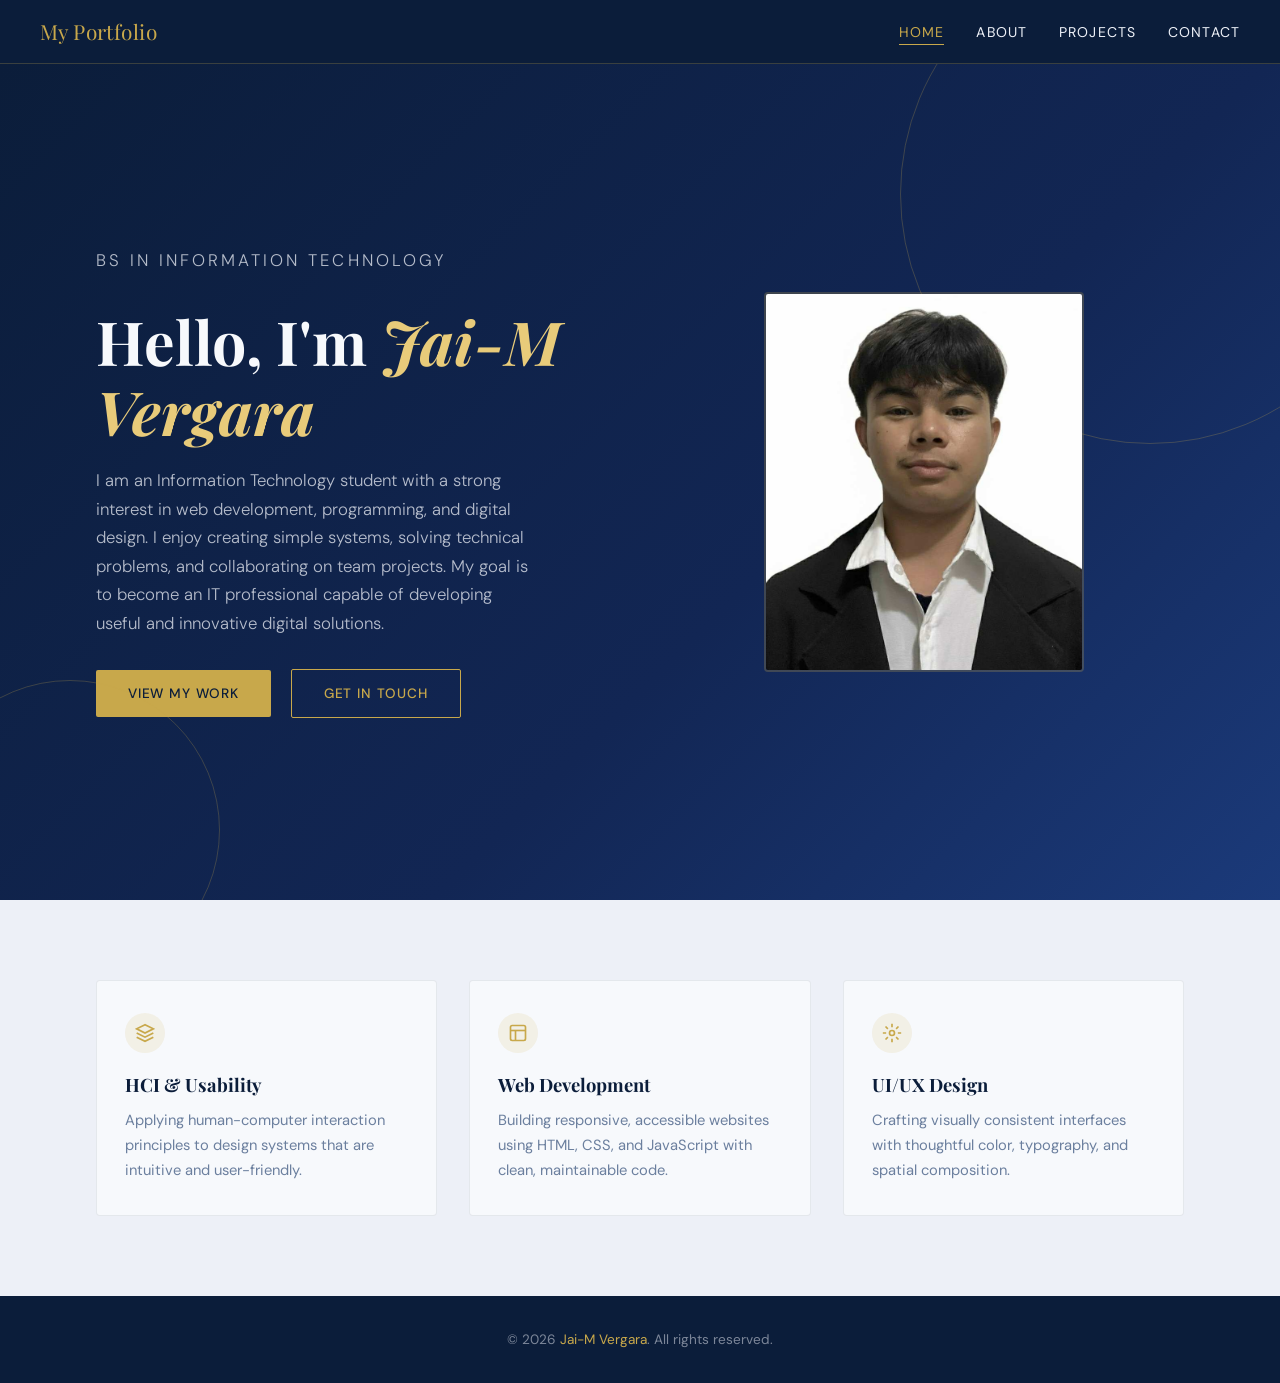
<file: index.html>
<!DOCTYPE html>
<html lang="en">
<head>
  <meta charset="UTF-8" />
  <meta name="viewport" content="width=device-width, initial-scale=1.0" />
  <title>Jai-M Vergara — Portfolio</title>
  <link rel="stylesheet" href="css/style.css">
</head>
<body>

  <nav>
    <a class="nav-logo" href="index.html">My Portfolio</a>
    <button class="hamburger" id="hamburger" aria-label="Toggle menu">
      <span></span><span></span><span></span>
    </button>
    <ul class="nav-links" id="nav-links">
      <li><a href="index.html" class="active">Home</a></li>
      <li><a href="about.html">About</a></li>
      <li><a href="projects.html">Projects</a></li>
      <li><a href="contact.html">Contact</a></li>
    </ul>
  </nav>

  <main>

    <section class="hero">
      <div class="hero-text">
        <p class="hero-eyebrow">BS in INFORMATION TECHNOLOGY </p>
        <h1>Hello, I'm <em>Jai-M Vergara</em></h1>
        <p>
          I am an Information Technology student with a strong interest in web development, programming, and digital design. 
          I enjoy creating simple systems, solving technical problems, and collaborating on team projects. 
          My goal is to become an IT professional capable of developing useful and innovative digital solutions.
        </p>
        <a href="projects.html" class="btn">View My Work</a>
        <a href="contact.html" class="btn btn-outline">Get in Touch</a>
      </div>
      <div class="hero-photo">
        <div class="photo-frame">
          <img src="image/profile.jpg" alt="Jai-M Vergara"> 
            <svg viewBox="0 0 24 24" fill="none" stroke="currentColor" stroke-width="1.5">
              <circle cx="12" cy="8" r="4"/>
              <path d="M4 20c0-4 3.6-7 8-7s8 3 8 7"/>
            </svg>
            
          </div>
        </div>
      </div>
    </section>

    <section class="highlights">
      <div class="highlight-card fade-up">
        <div class="highlight-icon">
          <svg viewBox="0 0 24 24"><path d="M12 2L2 7l10 5 10-5-10-5z"/><path d="M2 17l10 5 10-5"/><path d="M2 12l10 5 10-5"/></svg>
        </div>
        <h3>HCI & Usability</h3>
        <p>Applying human-computer interaction principles to design systems that are intuitive and user-friendly.</p>
      </div>
      <div class="highlight-card fade-up" style="transition-delay:0.1s">
        <div class="highlight-icon">
          <svg viewBox="0 0 24 24"><rect x="3" y="3" width="18" height="18" rx="2"/><path d="M3 9h18"/><path d="M9 21V9"/></svg>
        </div>
        <h3>Web Development</h3>
        <p>Building responsive, accessible websites using HTML, CSS, and JavaScript with clean, maintainable code.</p>
      </div>
      <div class="highlight-card fade-up" style="transition-delay:0.2s">
        <div class="highlight-icon">
          <svg viewBox="0 0 24 24"><circle cx="12" cy="12" r="3"/><path d="M12 1v4M12 19v4M4.22 4.22l2.83 2.83M16.95 16.95l2.83 2.83M1 12h4M19 12h4M4.22 19.78l2.83-2.83M16.95 7.05l2.83-2.83"/></svg>
        </div>
        <h3>UI/UX Design</h3>
        <p>Crafting visually consistent interfaces with thoughtful color, typography, and spatial composition.</p>
      </div>
    </section>

  </main>

  <footer>
    <p>&copy; 2026 <span>Jai-M Vergara</span>. All rights reserved.</p>
  </footer>

  <script src="script.js"></script>
</body>
</html>
</file>
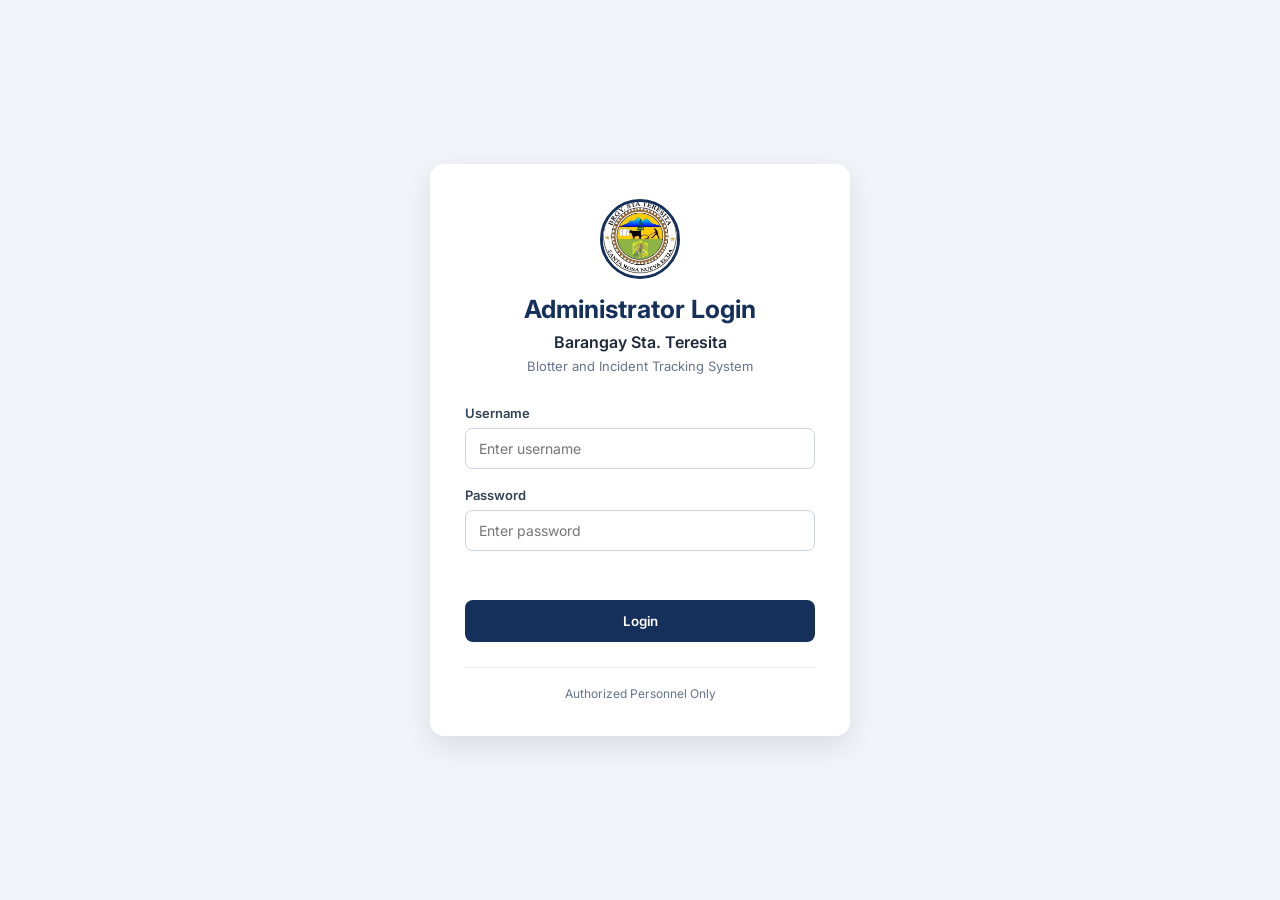
<file: BrgySystem/index.html>
<!DOCTYPE html>
<html lang="en">

<head>

    <meta charset="UTF-8">

    <meta
        name="viewport"
        content="width=device-width, initial-scale=1.0"
    >

    <title>
        Barangay Sta. Teresita - Blotter and Incident Tracking System
    </title>

    <link rel="stylesheet" href="style.css">

</head>


<body>


<!-- =========================
     TOPBAR
========================= -->

<header class="topbar">

    <div class="brand">

        <h1>
            Barangay Sta. Teresita
        </h1>

        <p>
            Blotter and Incident Tracking System
        </p>

    </div>


    <div class="admin-area">

        <div class="admin-info">

            <strong id="loggedUser">
                Administrator
            </strong>

            <span>
                Administrator
            </span>

        </div>


        <button
            id="logoutBtn"
            class="logout-btn"
        >
            Logout
        </button>

    </div>

</header>

<nav class="navbar">

    <button
        class="nav-btn active"
        data-page="dashboardPage"
    >
        Dashboard
    </button>

    <button
        class="nav-btn"
        data-page="addIncidentPage"
    >
        Add Incident
    </button>

    <button
        class="nav-btn"
        data-page="recordsPage"
    >
        Incident Records
    </button>

    <button
        class="nav-btn"
        data-page="searchPage"
    >
        Search Records
    </button>

    <button
        class="nav-btn"
        data-page="reportsPage"
    >
        Reports
    </button>

</nav>



<main class="main-content">


<!-- =========================
     DASHBOARD
========================= -->

<section
    id="dashboardPage"
    class="page active-page"
>

    <div class="page-header">

        <div>

            <h2>
                Dashboard
            </h2>

            <p>
                Overview of barangay blotter and incident records.
            </p>

        </div>

    </div>


    <div class="summary-grid">

        <div class="summary-card">

            <span>
                Total Incidents
            </span>

            <strong id="sumTotal">
                0
            </strong>

        </div>


        <div class="summary-card">

            <span>
                Pending
            </span>

            <strong id="sumPending">
                0
            </strong>

        </div>


        <div class="summary-card">

            <span>
                Resolved
            </span>

            <strong id="sumResolved">
                0
            </strong>

        </div>

    </div>


    <div class="card">

        <div class="card-header">

            <h3>
                Recently Added
            </h3>

        </div>


        <div class="table-container">

            <table>

                <thead>

                    <tr>

                        <th>
                            Incident ID
                        </th>

                        <th>
                            Date
                        </th>

                        <th>
                            Incident Type
                        </th>

                        <th>
                            Complainant
                        </th>

                        <th>
                            Status
                        </th>

                    </tr>

                </thead>


                <tbody id="recentBody">

                </tbody>

            </table>

        </div>

    </div>

</section>



<!-- =========================
     ADD INCIDENT
========================= -->

<section
    id="addIncidentPage"
    class="page"
>

    <div class="page-header">

        <div>

            <h2>
                Add Incident
            </h2>

            <p>
                Record a new barangay incident.
            </p>

        </div>

    </div>


    <div class="card">

        <form id="incidentForm">


            <div class="form-grid">


                <div class="form-group">
    <label>Date Reported</label>

    <div class="date-time-input">
        <button type="button" onclick="openDatePicker()" class="picker-btn">📅</button>
        <input type="text" id="f_date" placeholder="MM/DD/YYYY" required>
        <input type="date" id="hiddenDate" class="hidden-picker"
               onchange="setDate(this.value)">
    </div>
</div>

<div class="form-group">
    <label>Time Reported</label>

    <div class="date-time-input">
        <button type="button" onclick="openTimePicker()" class="picker-btn">🕐</button>
        <input type="text" id="f_time" placeholder="HH:MM AM/PM" required>
        <input type="time" id="hiddenTime" class="hidden-picker"
               onchange="setTime(this.value)">
    </div>
</div>


                <div class="form-group">

                    <label>
                        Incident Type
                    </label>

                    <input
                        type="text"
                        id="f_type"
                        list="incidentTypes"
                        placeholder="Select incident type"
                        required
                    >

                    <datalist id="incidentTypes">

                        <option value="Theft">
                        <option value="Physical Injury">
                        <option value="Dispute / Quarrel">
                        <option value="Noise Complaint">
                        <option value="Property Damage">
                        <option value="Trespassing">
                        <option value="Domestic Dispute">
                        <option value="Others">

                    </datalist>

                </div>


                <div class="form-group">

                    <label>
                        Location
                    </label>

                    <input
                        type="text"
                        id="f_location"
                        placeholder="Enter location"
                        required
                    >

                </div>


                <div class="form-group">

                    <label>
                        Complainant
                    </label>

                    <input
                        type="text"
                        id="f_complainant"
                        placeholder="Enter complainant name"
                        required
                    >

                </div>


                <div class="form-group">

                    <label>
                        Respondent
                    </label>

                    <input
                        type="text"
                        id="f_respondent"
                        placeholder="Enter respondent name"
                    >

                </div>


                <div class="form-group">

                    <label>
                        Status
                    </label>

                    <select id="f_status">

                        <option value="Pending">Pending</option>                                          
                        <option value="Ongoing">Ongoing</option>
                        <option value="Done">Done</option>

                    </select>

                </div>


                <div class="form-group">

                    <label>
                        Recorded By
                    </label>

                    <input
                        type="text"
                        id="f_recordedBy"
                        placeholder="Barangay personnel"
                        required
                    >

                </div>


            </div>


            <div class="form-group">

                <label>
                    Incident Description
                </label>

                <textarea
                    id="f_description"
                    rows="5"
                    placeholder="Enter incident description"
                    required
                ></textarea>

            </div>


            <div class="form-actions">

                <button
                    type="button"
                    id="cancelBtn"
                    class="btn secondary"
                >
                    Cancel
                </button>


                <button
                    type="submit"
                    id="submitBtn"
                    class="btn primary"
                >
                    Save Incident
                </button>

            </div>


        </form>

    </div>

</section>



<!-- =========================
     INCIDENT RECORDS
========================= -->

<section
    id="recordsPage"
    class="page"
>

    <div class="page-header">

        <div>

            <h2>
                Incident Records
            </h2>

            <p>
                View and manage recorded incidents.
            </p>

        </div>

    </div>


    <div class="card">


        <div class="filters">

            <input
                type="text"
                id="filterSearch"
                placeholder="Search records..."
            >


            <select id="filterStatus">

                <option value="All">
                    All Status
                </option>

                <option value="Pending">
                    Pending
                </option>

                <option value="Ongoing">
                    Ongoing
                </option>

                <option value="Resolved">
                    Resolved
                </option>

            </select>

        </div>


        <div class="table-container">

            <table>

                <thead>

                    <tr>

                        <th>
                            ID
                        </th>

                        <th>
                            Date
                        </th>

                        <th>
                            Type
                        </th>

                        <th>
                            Complainant
                        </th>

                        <th>
                            Location
                        </th>

                        <th>
                            Status
                        </th>

                        <th>
                            Action
                        </th>

                    </tr>

                </thead>


                <tbody id="recordsBody">

                </tbody>

            </table>

        </div>

    </div>

</section>



<!-- =========================
     SEARCH
========================= -->

<section
    id="searchPage"
    class="page"
>

    <div class="page-header">

        <div>

            <h2>
                Search Records
            </h2>

            <p>
                Quickly find existing incident records.
            </p>

        </div>

    </div>


    <div class="card">

        <input
            type="text"
            id="searchInput"
            class="search-box"
            placeholder="Search by ID, complainant, respondent, type, location..."
        >


        <div class="table-container">

            <table>

                <thead>

                    <tr>

                        <th>
                            ID
                        </th>

                        <th>
                            Date
                        </th>

                        <th>
                            Type
                        </th>

                        <th>
                            Complainant
                        </th>

                        <th>
                            Respondent
                        </th>

                        <th>
                            Status
                        </th>

                    </tr>

                </thead>


                <tbody id="searchBody">

                </tbody>

            </table>

        </div>

    </div>

</section>



<!-- =========================
     REPORTS
========================= -->

<section
    id="reportsPage"
    class="page"
>

    <div class="page-header">

        <div>

            <h2>
                Reports
            </h2>

            <p>
                Summary of recorded incidents.
            </p>

        </div>

    </div>


    <div class="reports-grid">


        <div class="card">

            <h3>
                Incidents by Type
            </h3>

            <div id="reportTypeBody">

            </div>

        </div>


        <div class="card">

            <h3>
                Incidents by Status
            </h3>

            <div id="reportStatusBody">

            </div>

        </div>


    </div>

</section>


</main>



<!-- =========================
     VIEW MODAL
========================= -->

<div
    id="viewOverlay"
    class="modal-overlay"
>

    <div class="modal">

        <div class="modal-header">

            <h2 id="viewTitle">
                Incident Details
            </h2>

            <button
                id="closeView"
                class="modal-close"
            >
                
            </button>

        </div>


        <div
            id="viewBody"
            class="modal-body"
        >

        </div>


        <div class="modal-actions">

            <button
                id="deleteRecordBtn"
                class="btn danger"
            >
                Delete
            </button>


            <button
                id="editRecordBtn"
                class="btn primary"
            >
                Edit
            </button>


            <button
                id="closeViewBtn"
                class="btn secondary"
            >
                Close
            </button>

        </div>

    </div>

</div>



<!-- =========================
     FOOTER
========================= -->

<footer>

    <p>
        Barangay Sta. Teresita
        |
        Blotter and Incident Tracking System
    </p>

</footer>



<script src="script.js"></script>

</body>
</html>
</file>
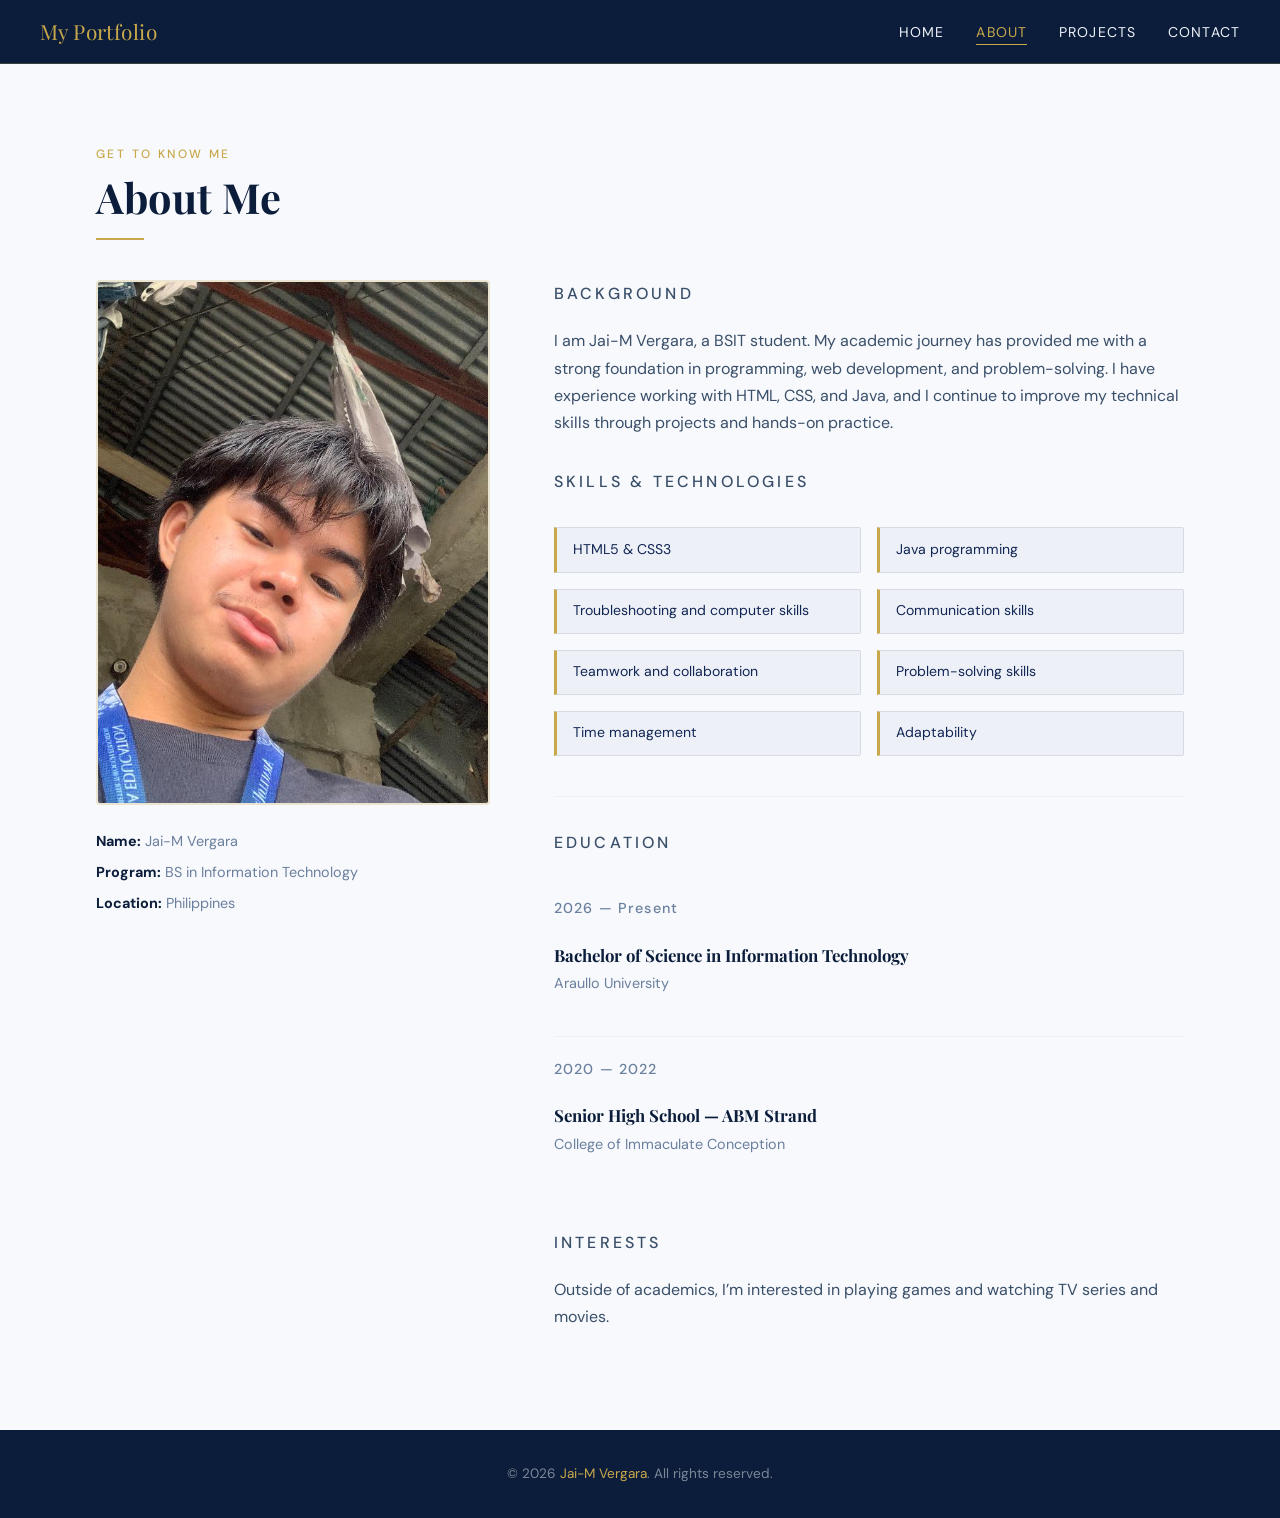
<file: about.html>
<!DOCTYPE html>
<html lang="en">
<head>
  <meta charset="UTF-8" />
  <meta name="viewport" content="width=device-width, initial-scale=1.0" />
  <title>About — Jai-M Vergara</title>
  <link rel="stylesheet" href="css/style.css">
</head>
<body>
 
  <nav>
    <a class="nav-logo" href="index.html">My Portfolio</a>
    <button class="hamburger" id="hamburger" aria-label="Toggle menu">
      <span></span><span></span><span></span>
    </button>
    <ul class="nav-links" id="nav-links">
      <li><a href="index.html">Home</a></li>
      <li><a href="about.html" class="active">About</a></li>
      <li><a href="projects.html">Projects</a></li>
      <li><a href="contact.html">Contact</a></li>
    </ul>
  </nav>
 
  <main>
    <section>
      <p class="section-label">Get to know me</p>
      <h1 class="section-title">About Me</h1>
      <div class="section-divider"></div>
 
      <div class="about-grid">
 
        <aside class="about-sidebar fade-up">
          <div class="about-photo">
            
            <img src="image/profile.2.jpg" alt="Jai-M Vergara"> 
            <div class="photo-placeholder" style="height:100%; background: linear-gradient(135deg,#0b1d3a,#1b3a7a);">
              <svg viewBox="0 0 24 24" fill="none" stroke="currentColor" stroke-width="1.5" style="width:64px;height:64px;opacity:0.3;color:#f7f9fc">
                <circle cx="12" cy="8" r="4"/><path d="M4 20c0-4 3.6-7 8-7s8 3 8 7"/>
              </svg>
              <span style="color:rgba(247,249,252,0.35);font-size:0.85rem"></span>
            </div>
          </div>
          <div class="about-info">
            <p><strong>Name:</strong> Jai-M Vergara</p>
            <p><strong>Program:</strong> BS in Information Technology</p>
            <p><strong>Location:</strong> Philippines</p>
          </div>
        </aside>
 
        <div class="about-content">
 
          <div class="fade-up">
            <p class="section-label">Background</p>
            <p>
              I am Jai-M Vergara, a BSIT student. 
              My academic journey has provided me with a strong foundation in programming, web development, and problem-solving. 
              I have experience working with HTML, CSS, and Java, and I continue to improve my technical skills through projects and hands-on practice.
            </p>
            
          </div>
 
          <div class="fade-up" style="margin-top:2rem">
            <p class="section-label">Skills & Technologies</p>
            <div class="skills-grid">
              <div class="skill-tag">HTML5 & CSS3</div>
              <div class="skill-tag">Java programming</div>
              <div class="skill-tag">Troubleshooting and computer skills</div>
              <div class="skill-tag">Communication skills</div>
              <div class="skill-tag">Teamwork and collaboration</div>
              <div class="skill-tag">Problem-solving skills</div>
              <div class="skill-tag">Time management</div>
              <div class="skill-tag">Adaptability</div>
            </div>
          </div>

          <div class="education-block fade-up">
            <p class="section-label">Education</p>
            <div class="edu-item">
              <p class="edu-year">2026 — Present</p>
              <h4>Bachelor of Science in Information Technology</h4>
              <p>Araullo University</p>
            </div>
            <div class="edu-item">
              <p class="edu-year">2020 — 2022</p>
              <h4>Senior High School — ABM Strand</h4>
              <p>College of Immaculate Conception</p>
            </div>
          </div>
 
          <div class="fade-up" style="margin-top:2rem">
            <p class="section-label">Interests</p>
            <p>
              Outside of academics, I’m interested in playing games and watching TV series and movies.
            </p>
          </div>
 
        </div>
      </div>
    </section>
  </main>
 
  <footer>
    <p>&copy; 2026 <span>Jai-M Vergara</span>. All rights reserved.</p>
  </footer>
 
  <script src="script.js"></script>
</body>
</html>
</file>
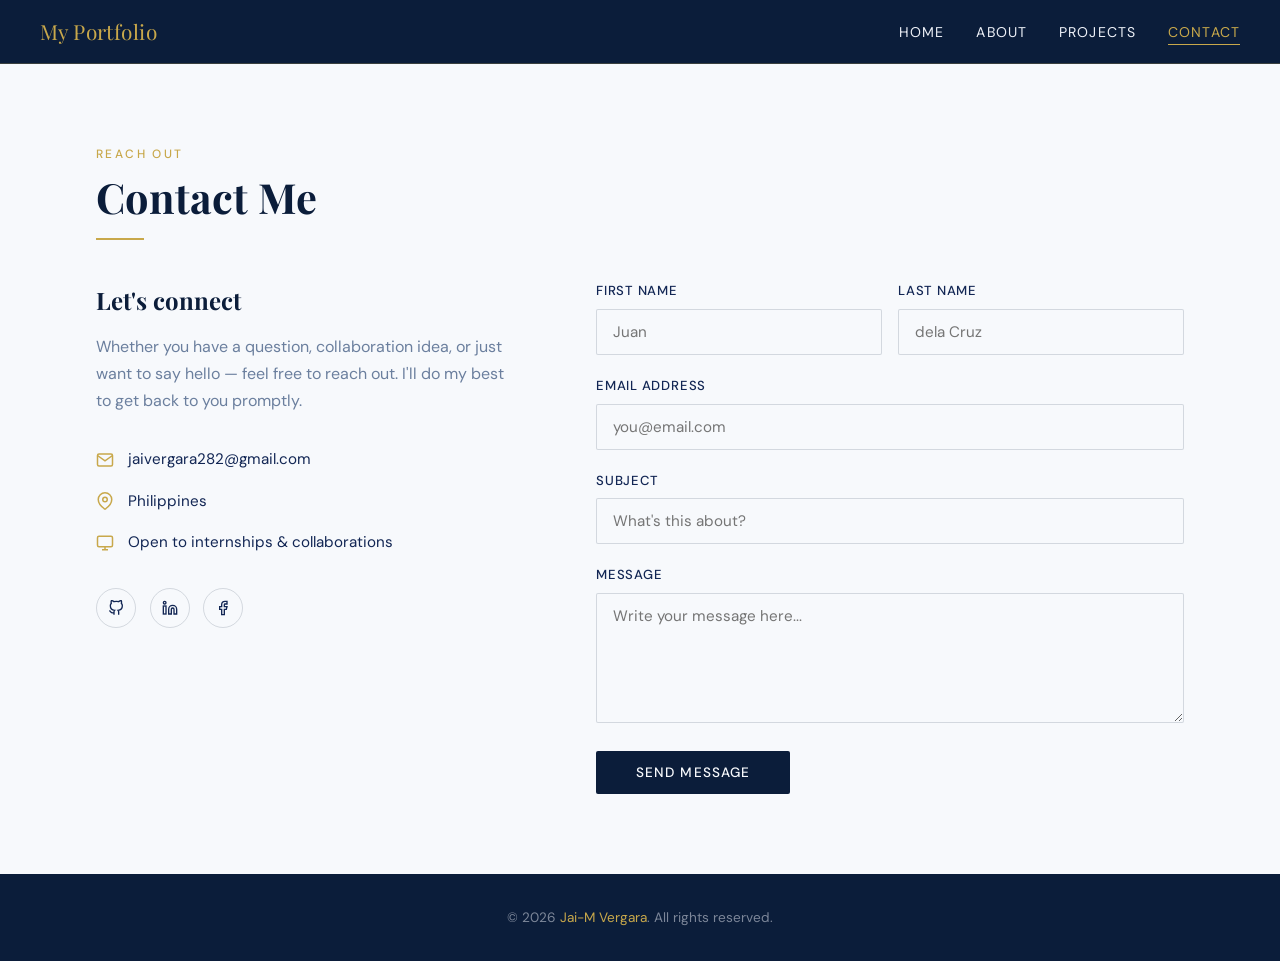
<file: contact.html>
<!DOCTYPE html>
<html lang="en">
<head>
  <meta charset="UTF-8" />
  <meta name="viewport" content="width=device-width, initial-scale=1.0" />
  <title>Contact — Jai-M Vergara</title>
  <link rel="stylesheet" href="css/style.css">
</head>
<body>
 
  <nav>
    <a class="nav-logo" href="index.html">My Portfolio</a>
    <button class="hamburger" id="hamburger" aria-label="Toggle menu">
      <span></span><span></span><span></span>
    </button>
    <ul class="nav-links" id="nav-links">
      <li><a href="index.html">Home</a></li>
      <li><a href="about.html">About</a></li>
      <li><a href="projects.html">Projects</a></li>
      <li><a href="contact.html" class="active">Contact</a></li>
    </ul>
  </nav>
 
  <main>
    <section>
      <p class="section-label">Reach out</p>
      <h1 class="section-title">Contact Me</h1>
      <div class="section-divider"></div>
 
      <div class="contact-grid">
 
        <div class="fade-up">
          <h2 style="font-family:var(--font-serif);font-size:1.5rem;color:var(--navy);margin-bottom:0.75rem;">
            Let's connect
          </h2>
          <p style="color:var(--muted);margin-bottom:2rem;">
            Whether you have a question, collaboration idea, or just want to say hello —
            feel free to reach out. I'll do my best to get back to you promptly.
          </p>
 
          <div class="contact-item">
            <svg viewBox="0 0 24 24"><path d="M4 4h16c1.1 0 2 .9 2 2v12c0 1.1-.9 2-2 2H4c-1.1 0-2-.9-2-2V6c0-1.1.9-2 2-2z"/><polyline points="22,6 12,13 2,6"/></svg>
            <a href="mailto:jaivergara282@gmail.com">jaivergara282@gmail.com</a>
          </div>
          <div class="contact-item">
            <svg viewBox="0 0 24 24"><path d="M21 10c0 7-9 13-9 13s-9-6-9-13a9 9 0 0 1 18 0z"/><circle cx="12" cy="10" r="3"/></svg>
            <span>Philippines</span>
          </div>
          <div class="contact-item">
            <svg viewBox="0 0 24 24"><rect x="2" y="3" width="20" height="14" rx="2"/><path d="M8 21h8M12 17v4"/></svg>
            <span>Open to internships & collaborations</span>
          </div>
 
          <div class="social-links" style="margin-top:2rem">
            <a href="https://github.com/" target="_blank" rel="noopener" class="social-link" aria-label="GitHub">
              <svg viewBox="0 0 24 24"><path d="M9 19c-5 1.5-5-2.5-7-3m14 6v-3.87a3.37 3.37 0 0 0-.94-2.61c3.14-.35 6.44-1.54 6.44-7A5.44 5.44 0 0 0 20 4.77 5.07 5.07 0 0 0 19.91 1S18.73.65 16 2.48a13.38 13.38 0 0 0-7 0C6.27.65 5.09 1 5.09 1A5.07 5.07 0 0 0 5 4.77a5.44 5.44 0 0 0-1.5 3.78c0 5.42 3.3 6.61 6.44 7A3.37 3.37 0 0 0 9 18.13V22"/></svg>
            </a>
            <a href="https://linkedin.com/" target="_blank" rel="noopener" class="social-link" aria-label="LinkedIn">
              <svg viewBox="0 0 24 24"><path d="M16 8a6 6 0 0 1 6 6v7h-4v-7a2 2 0 0 0-2-2 2 2 0 0 0-2 2v7h-4v-7a6 6 0 0 1 6-6z"/><rect x="2" y="9" width="4" height="12"/><circle cx="4" cy="4" r="2"/></svg>
            </a>
            <a href="https://facebook.com/" target="_blank" rel="noopener" class="social-link" aria-label="Facebook">
              <svg viewBox="0 0 24 24"><path d="M18 2h-3a5 5 0 0 0-5 5v3H7v4h3v8h4v-8h3l1-4h-4V7a1 1 0 0 1 1-1h3z"/></svg>
            </a>
          </div>
        </div>
 
        <div class="fade-up" style="transition-delay:0.15s">
          <div id="form-success" style="display:none;background:rgba(200,168,75,0.1);border:1px solid rgba(200,168,75,0.35);border-radius:4px;padding:1.5rem;text-align:center;margin-bottom:1.5rem;">
            <p style="color:var(--navy);font-weight:500;">Message sent! I'll get back to you soon.</p>
          </div>
 
          <div class="form-row">
            <div class="form-group">
              <label for="fname">First Name</label>
              <input type="text" id="fname" placeholder="Juan" required />
            </div>
            <div class="form-group">
              <label for="lname">Last Name</label>
              <input type="text" id="lname" placeholder="dela Cruz" required />
            </div>
          </div>
 
          <div class="form-group">
            <label for="email">Email Address</label>
            <input type="email" id="email" placeholder="you@email.com" required />
          </div>
 
          <div class="form-group">
            <label for="subject">Subject</label>
            <input type="text" id="subject" placeholder="What's this about?" />
          </div>
 
          <div class="form-group">
            <label for="message">Message</label>
            <textarea id="message" placeholder="Write your message here..." required></textarea>
          </div>
 
          <button type="button" class="btn-submit" id="submit-btn" onclick="handleSubmit()">
            Send Message
          </button>
        </div>
 
      </div>
    </section>
  </main>
 
  <footer>
    <p>&copy; 2026 <span>Jai-M Vergara</span>. All rights reserved.</p>
  </footer>
 
  <script src="script.js"></script>
  <script>
    function handleSubmit() {
      const fname   = document.getElementById('fname').value.trim();
      const email   = document.getElementById('email').value.trim();
      const message = document.getElementById('message').value.trim();
 
      if (!fname || !email || !message) {
        alert('Please fill in all required fields.');
        return;
      }
 
      document.getElementById('form-success').style.display = 'block';
      document.getElementById('submit-btn').disabled = true;
      document.getElementById('submit-btn').textContent = 'Sent!';
 
      ['fname','lname','email','subject','message'].forEach(id => {
        document.getElementById(id).value = '';
      });
    }
  </script>
</body>
</html>
</file>
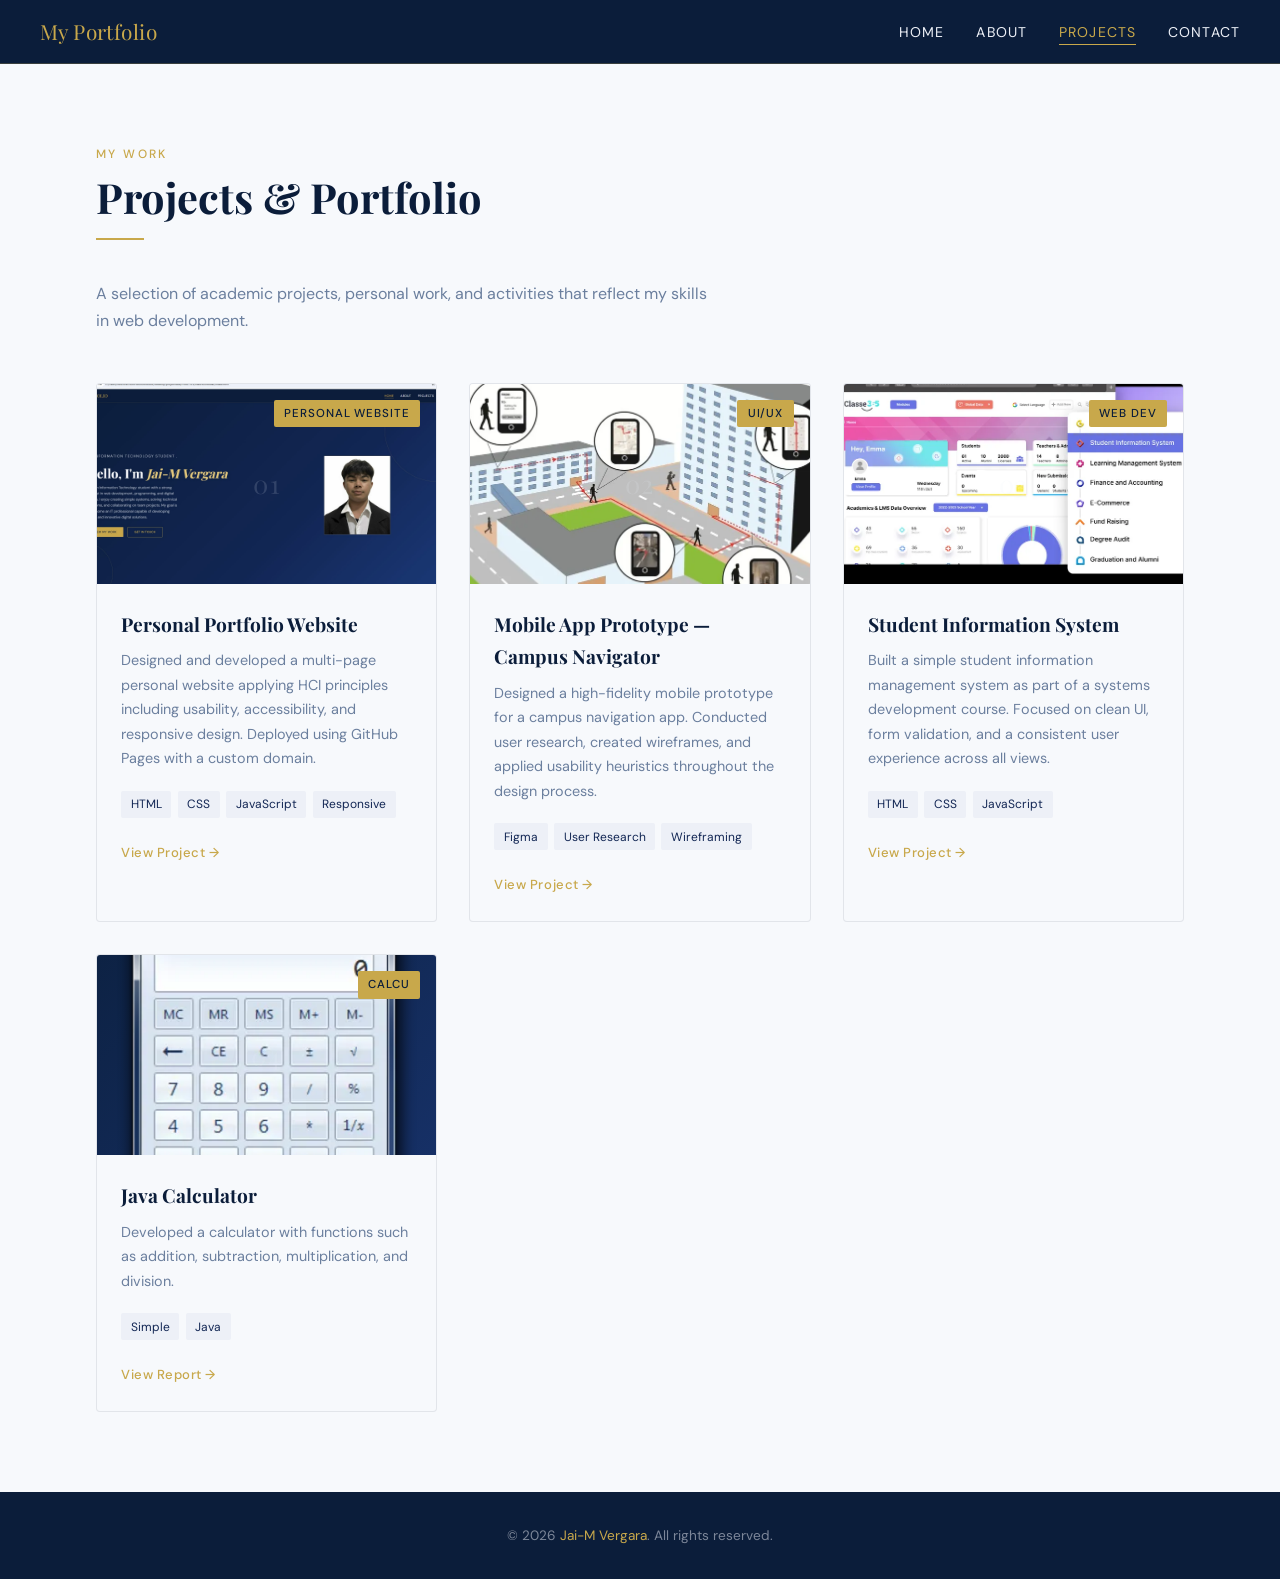
<file: projects.html>
<!DOCTYPE html>
<html lang="en">
<head>
  <meta charset="UTF-8" />
  <meta name="viewport" content="width=device-width, initial-scale=1.0" />
  <title>Projects — Jai-M Vergara</title>
  <link rel="stylesheet" href="css/style.css">
</head>
<body>
 
  <nav>
    <a class="nav-logo" href="index.html">My Portfolio</a>
    <button class="hamburger" id="hamburger" aria-label="Toggle menu">
      <span></span><span></span><span></span>
    </button>
    <ul class="nav-links" id="nav-links">
      <li><a href="index.html">Home</a></li>
      <li><a href="about.html">About</a></li>
      <li><a href="projects.html" class="active">Projects</a></li>
      <li><a href="contact.html">Contact</a></li>
    </ul>
  </nav>
 
  <main>
    <section>
      <p class="section-label">My Work</p>
      <h1 class="section-title">Projects & Portfolio</h1>
      <div class="section-divider"></div>
 
      <div class="projects-intro fade-up">
        <p>
          A selection of academic projects, personal work, and activities that reflect
          my skills in web development.
        </p>
      </div>
 
      <div class="projects-grid">
 
        <article class="project-card fade-up">
          <div class="project-thumb">
            <img src="image/project1.jpg"style="width: 400px; height: auto;">
            <span class="project-thumb-label">01</span>
            <span class="project-badge">PERSONAL WEBSITE</span>
          </div>
          <div class="project-body">
            <h3>Personal Portfolio Website</h3>
            <p>
              Designed and developed a multi-page personal website applying HCI principles
              including usability, accessibility, and responsive design. Deployed using
              GitHub Pages with a custom domain.
            </p>
            <div class="project-tags">
              <span class="tag">HTML</span>
              <span class="tag">CSS</span>
              <span class="tag">JavaScript</span>
              <span class="tag">Responsive</span>
            </div>
            <a href="#" class="project-link">View Project →</a>
          </div>
        </article>
 
        <article class="project-card fade-up" style="transition-delay:0.1s">
          <div class="project-thumb" style="background: linear-gradient(135deg,#122654,#0b1d3a)">
            <img src="image/project2.jpg"style="width: 400px; height: auto;">
            <span class="project-thumb-label">02</span>
            <span class="project-badge">UI/UX</span>
          </div>
          <div class="project-body">
            <h3>Mobile App Prototype — Campus Navigator</h3>
            <p>
              Designed a high-fidelity mobile prototype for a campus navigation app. Conducted
              user research, created wireframes, and applied usability heuristics throughout
              the design process.
            </p>
            <div class="project-tags">
              <span class="tag">Figma</span>
              <span class="tag">User Research</span>
              <span class="tag">Wireframing</span>
            </div>
            <a href="#" class="project-link">View Project →</a>
          </div>
        </article>

        <article class="project-card fade-up" style="transition-delay:0.2s">
          <div class="project-thumb" style="background: linear-gradient(135deg,#1b3a7a,#122654)">
            <img src="image/project.3.jpg"style="width:400px; height: auto;">
            <span class="project-thumb-label">03</span>
            <span class="project-badge">Web Dev</span>
          </div>
          <div class="project-body">
            <h3>Student Information System</h3>
            <p>
              Built a simple student information management system as part of a systems
              development course. Focused on clean UI, form validation, and a consistent
              user experience across all views.
            </p>
            <div class="project-tags">
              <span class="tag">HTML</span>
              <span class="tag">CSS</span>
              <span class="tag">JavaScript</span>
            </div>
            <a href="#" class="project-link">View Project →</a>
          </div>
        </article>
 
        <article class="project-card fade-up" style="transition-delay:0.3s">
          <div class="project-thumb" style="background: linear-gradient(135deg,#0d2244,#163066)">
            <img src="image/project.4.jpg"style="width: 300px; height: auto;">
            <span class="project-thumb-label">04</span>
            <span class="project-badge">CALCU</span>
          </div>
          <div class="project-body">
            <h3> Java Calculator</h3>
            <p>
               Developed a calculator with functions such as addition, subtraction, multiplication, and division.
            </p>
            <div class="project-tags">
              <span class="tag">Simple</span>
              <span class="tag">Java</span>
            </div>
            <a href="#" class="project-link">View Report →</a>
          </div>
        </article>
 
      </div>
    </section>
  </main>
 
  <footer>
    <p>&copy; 2026 <span>Jai-M Vergara</span>. All rights reserved.</p>
  </footer>
 
  <script src="script.js"></script>
</body>
</html>
</file>
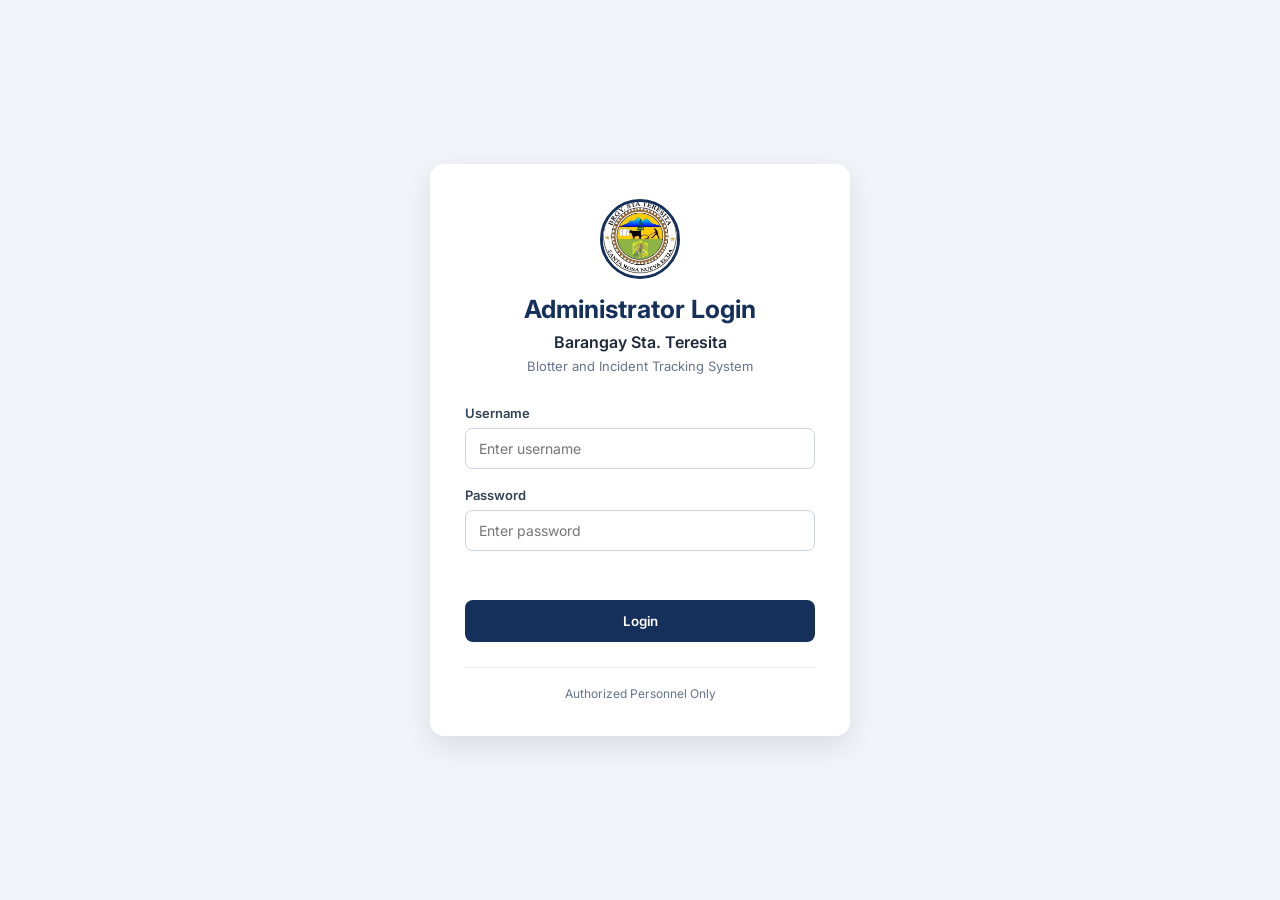
<file: BrgySystem/login.html>
<!DOCTYPE html>
<html lang="en">
<head>
    <meta charset="UTF-8">
    <meta name="viewport" content="width=device-width, initial-scale=1.0">

    <title>Administrator Login | Barangay Sta. Teresita</title>

    <link rel="stylesheet" href="style.css">
</head>

<body class="login-page">

    <div class="login-container">

        <div class="login-header">

            <div class="login-icon">
    <img src="123System.jpg" alt="Barangay Sta. Teresita Logo">
</div>

            <h1>Administrator Login</h1>

            <p>Barangay Sta. Teresita</p>

            <span>
                Blotter and Incident Tracking System
            </span>

        </div>

        <form id="loginForm">

            <div class="form-group">

                <label for="username">
                    Username
                </label>

                <input
                    type="text"
                    id="username"
                    placeholder="Enter username"
                    required
                >

            </div>

            <div class="form-group">

                <label for="password">
                    Password
                </label>

                <input
                    type="password"
                    id="password"
                    placeholder="Enter password"
                    required
                >

            </div>

            <p id="loginError" class="login-error"></p>

            <button type="submit" class="login-btn">
                Login
            </button>

        </form>

        <div class="login-footer">

            <p>
                Authorized Personnel Only
            </p>

        </div>

    </div>

    <script src="login.js"></script>

</body>
</html>
</file>
<file: css/style.css>
@import url('https://fonts.googleapis.com/css2?family=Playfair+Display:wght@400;600;700&family=DM+Sans:ital,wght@0,300;0,400;0,500;1,300&display=swap');
 
*, *::before, *::after { box-sizing: border-box; margin: 0; padding: 0; }
 
:root {
  --navy:       #0b1d3a;
  --navy-mid:   #122654;
  --navy-light: #1b3a7a;
  --gold:       #c8a84b;
  --gold-light: #e8cb7a;
  --white:      #f7f9fc;
  --off-white:  #edf0f7;
  --muted:      #6b7f9e;
  --border:     rgba(200,168,75,0.25);
  --shadow:     0 4px 32px rgba(11,29,58,0.12);
  --font-serif: 'Playfair Display', Georgia, serif;
  --font-sans:  'DM Sans', system-ui, sans-serif;
  --transition: 0.25s ease;
}
 
html { scroll-behavior: smooth; }
 
body {
  font-family: var(--font-sans);
  background: var(--white);
  color: var(--navy);
  line-height: 1.7;
  font-size: 16px;
}
 
nav {
  position: fixed;
  top: 0; left: 0; right: 0;
  z-index: 100;
  background: var(--navy);
  border-bottom: 1px solid var(--border);
  display: flex;
  align-items: center;
  justify-content: space-between;
  padding: 0 2.5rem;
  height: 64px;
}
 
.nav-logo {
  font-family: var(--font-serif);
  font-size: 1.3rem;
  color: var(--gold);
  text-decoration: none;
  letter-spacing: 0.02em;
}
 
.nav-links {
  display: flex;
  gap: 2rem;
  list-style: none;
}
 
.nav-links a {
  color: var(--off-white);
  text-decoration: none;
  font-size: 0.88rem;
  font-weight: 400;
  letter-spacing: 0.08em;
  text-transform: uppercase;
  transition: color var(--transition);
  position: relative;
}
 
.nav-links a::after {
  content: '';
  position: absolute;
  bottom: -4px; left: 0; right: 0;
  height: 1px;
  background: var(--gold);
  transform: scaleX(0);
  transition: transform var(--transition);
}
 
.nav-links a:hover,
.nav-links a.active { color: var(--gold); }
.nav-links a:hover::after,
.nav-links a.active::after { transform: scaleX(1); }
 
.hamburger {
  display: none;
  flex-direction: column;
  gap: 5px;
  cursor: pointer;
  background: none;
  border: none;
  padding: 4px;
}
.hamburger span {
  display: block;
  width: 24px;
  height: 2px;
  background: var(--off-white);
  transition: var(--transition);
}
 
main { padding-top: 64px; }
 
.hero {
  min-height: calc(100vh - 64px);
  background: linear-gradient(135deg, var(--navy) 0%, var(--navy-mid) 60%, var(--navy-light) 100%);
  display: grid;
  grid-template-columns: 1fr 1fr;
  align-items: center;
  gap: 3rem;
  padding: 5rem 6rem;
  position: relative;
  overflow: hidden;
}
 
.hero::before {
  content: '';
  position: absolute;
  top: -120px; right: -120px;
  width: 500px; height: 500px;
  border-radius: 50%;
  border: 1px solid var(--border);
  pointer-events: none;
}
.hero::after {
  content: '';
  position: absolute;
  bottom: -80px; left: -80px;
  width: 300px; height: 300px;
  border-radius: 50%;
  border: 1px solid var(--border);
  pointer-events: none;
}
 
.hero-text { animation: fadeUp 0.8s ease both; }
 
.hero-eyebrow {
  font-size: 0.8rem;
  letter-spacing: 0.18em;
  text-transform: uppercase;
  color: var(--gold);
  margin-bottom: 1rem;
  font-weight: 500;
}
 
.hero-text h1 {
  font-family: var(--font-serif);
  font-size: clamp(2.4rem, 5vw, 3.8rem);
  color: var(--white);
  line-height: 1.15;
  margin-bottom: 1.25rem;
}
 
.hero-text h1 em {
  font-style: italic;
  color: var(--gold-light);
}
 
.hero-text p {
  color: rgba(237,240,247,0.75);
  font-size: 1.05rem;
  font-weight: 300;
  max-width: 440px;
  margin-bottom: 2rem;
}
 
.btn {
  display: inline-block;
  padding: 0.75rem 2rem;
  background: var(--gold);
  color: var(--navy);
  text-decoration: none;
  font-size: 0.85rem;
  font-weight: 500;
  letter-spacing: 0.06em;
  text-transform: uppercase;
  border-radius: 2px;
  transition: background var(--transition), transform var(--transition);
}
.btn:hover { background: var(--gold-light); transform: translateY(-2px); }
 
.btn-outline {
  background: transparent;
  border: 1px solid var(--gold);
  color: var(--gold);
  margin-left: 1rem;
}
.btn-outline:hover { background: rgba(200,168,75,0.1); transform: translateY(-2px); }
 
.hero-photo {
  display: flex;
  justify-content: center;
  animation: fadeUp 0.8s 0.2s ease both;
}
 
.hero-photo .photo-frame {
  width: 320px; height: 380px;
  border: 2px solid var(--border);
  border-radius: 4px;
  overflow: hidden;
  position: relative;
}
 
.hero-photo .photo-frame img {
  width: 100%; height: 100%;
  object-fit: cover;
}
 
.photo-placeholder {
  width: 100%; height: 100%;
  background: var(--navy-light);
  display: flex;
  flex-direction: column;
  align-items: center;
  justify-content: center;
  color: rgba(237,240,247,0.4);
  font-size: 0.85rem;
  gap: 0.75rem;
}
 
.photo-placeholder svg {
  width: 64px; height: 64px;
  opacity: 0.3;
}
 
section { padding: 5rem 6rem; }
 
.section-label {
  font-size: 0.75rem;
  letter-spacing: 0.2em;
  text-transform: uppercase;
  color: var(--gold);
  font-weight: 500;
  margin-bottom: 0.5rem;
}
 
.section-title {
  font-family: var(--font-serif);
  font-size: clamp(1.8rem, 3.5vw, 2.6rem);
  color: var(--navy);
  margin-bottom: 1rem;
  line-height: 1.2;
}
 
.section-divider {
  width: 48px;
  height: 2px;
  background: var(--gold);
  margin-bottom: 2.5rem;
}
 
.highlights {
  background: var(--off-white);
  display: grid;
  grid-template-columns: repeat(3, 1fr);
  gap: 2rem;
}
 
.highlight-card {
  background: var(--white);
  border: 1px solid rgba(11,29,58,0.08);
  border-radius: 4px;
  padding: 2rem 1.75rem;
  transition: box-shadow var(--transition), transform var(--transition);
}
 
.highlight-card:hover {
  box-shadow: var(--shadow);
  transform: translateY(-4px);
}
 
.highlight-icon {
  width: 40px; height: 40px;
  border-radius: 50%;
  background: rgba(200,168,75,0.12);
  display: flex; align-items: center; justify-content: center;
  margin-bottom: 1rem;
}
.highlight-icon svg { width: 20px; height: 20px; stroke: var(--gold); fill: none; stroke-width: 2; }
 
.highlight-card h3 {
  font-family: var(--font-serif);
  font-size: 1.15rem;
  color: var(--navy);
  margin-bottom: 0.5rem;
}
 
.highlight-card p { color: var(--muted); font-size: 0.92rem; }
 
.about-grid {
  display: grid;
  grid-template-columns: 1fr 1.6fr;
  gap: 4rem;
  align-items: start;
}
 
.about-sidebar {
  position: sticky;
  top: 5rem;
}
 
.about-photo {
  width: 100%;
  aspect-ratio: 3/4;
  border: 2px solid var(--border);
  border-radius: 4px;
  overflow: hidden;
  margin-bottom: 1.5rem;
}
.about-photo img { width: 100%; height: 100%; object-fit: cover; }
 
.about-info p {
  font-size: 0.9rem;
  color: var(--muted);
  margin-bottom: 0.4rem;
}
.about-info strong { color: var(--navy); }
 
.about-content p {
  color: #3a4f6a;
  margin-bottom: 1.25rem;
  font-size: 1rem;
}
 
.skills-grid {
  display: grid;
  grid-template-columns: 1fr 1fr;
  gap: 1rem;
  margin-top: 2rem;
}
 
.skill-tag {
  background: var(--off-white);
  border: 1px solid rgba(11,29,58,0.1);
  border-left: 3px solid var(--gold);
  padding: 0.6rem 1rem;
  font-size: 0.88rem;
  color: var(--navy-mid);
  border-radius: 0 2px 2px 0;
}
 
.education-block {
  margin-top: 2.5rem;
  border-top: 1px solid var(--off-white);
  padding-top: 2rem;
}
 
.edu-item {
  padding: 1.25rem 0;
  border-bottom: 1px solid var(--off-white);
}
.edu-item:last-child { border-bottom: none; }
 
.edu-year {
  font-size: 0.8rem;
  color: var(--gold);
  letter-spacing: 0.08em;
  font-weight: 500;
  margin-bottom: 0.25rem;
}
.edu-item h4 {
  font-family: var(--font-serif);
  font-size: 1.05rem;
  color: var(--navy);
  margin-bottom: 0.15rem;
}
.edu-item p { font-size: 0.9rem; color: var(--muted); }
 
.projects-intro {
  max-width: 620px;
  margin-bottom: 3rem;
}
.projects-intro p { color: var(--muted); }
 
.projects-grid {
  display: grid;
  grid-template-columns: repeat(auto-fill, minmax(320px, 1fr));
  gap: 2rem;
}
 
.project-card {
  background: var(--white);
  border: 1px solid rgba(11,29,58,0.09);
  border-radius: 4px;
  overflow: hidden;
  transition: box-shadow var(--transition), transform var(--transition);
}
.project-card:hover { box-shadow: var(--shadow); transform: translateY(-5px); }
 
.project-thumb {
  height: 200px;
  background: linear-gradient(135deg, var(--navy) 0%, var(--navy-light) 100%);
  display: flex; align-items: center; justify-content: center;
  position: relative;
  overflow: hidden;
}
 
.project-thumb-label {
  font-family: var(--font-serif);
  font-size: 1.6rem;
  color: rgba(237,240,247,0.15);
  letter-spacing: 0.05em;
  position: absolute;
}
 
.project-badge {
  position: absolute;
  top: 1rem; right: 1rem;
  background: var(--gold);
  color: var(--navy);
  font-size: 0.72rem;
  font-weight: 500;
  letter-spacing: 0.08em;
  text-transform: uppercase;
  padding: 0.25rem 0.65rem;
  border-radius: 2px;
}
 
.project-body { padding: 1.5rem; }
 
.project-body h3 {
  font-family: var(--font-serif);
  font-size: 1.2rem;
  color: var(--navy);
  margin-bottom: 0.5rem;
}
 
.project-body p { font-size: 0.9rem; color: var(--muted); margin-bottom: 1.25rem; }
 
.project-tags { display: flex; flex-wrap: wrap; gap: 0.4rem; margin-bottom: 1.25rem; }
 
.tag {
  font-size: 0.75rem;
  background: var(--off-white);
  color: var(--navy-mid);
  padding: 0.2rem 0.6rem;
  border-radius: 2px;
}
 
.project-link {
  font-size: 0.82rem;
  color: var(--gold);
  text-decoration: none;
  font-weight: 500;
  letter-spacing: 0.04em;
  transition: color var(--transition);
}
.project-link:hover { color: var(--navy); }
 
.contact-grid {
  display: grid;
  grid-template-columns: 1fr 1.4fr;
  gap: 5rem;
  align-items: start;
}
 
.contact-info h2 {
  font-family: var(--font-serif);
  font-size: 1.8rem;
  color: var(--navy);
  margin-bottom: 1rem;
}
.contact-info p { color: var(--muted); margin-bottom: 2rem; }
 
.contact-item {
  display: flex;
  align-items: center;
  gap: 0.85rem;
  margin-bottom: 1rem;
  font-size: 0.95rem;
  color: var(--navy-mid);
}
.contact-item svg { width: 18px; height: 18px; stroke: var(--gold); fill: none; stroke-width: 2; flex-shrink: 0; }
.contact-item a { color: inherit; text-decoration: none; }
.contact-item a:hover { color: var(--gold); }
 
.social-links { display: flex; gap: 0.85rem; margin-top: 2rem; }
.social-link {
  width: 40px; height: 40px;
  border: 1px solid rgba(11,29,58,0.15);
  border-radius: 50%;
  display: flex; align-items: center; justify-content: center;
  transition: border-color var(--transition), background var(--transition);
  text-decoration: none;
}
.social-link svg { width: 16px; height: 16px; stroke: var(--navy-mid); fill: none; stroke-width: 2; }
.social-link:hover { border-color: var(--gold); background: rgba(200,168,75,0.08); }
.social-link:hover svg { stroke: var(--gold); }
 
.form-group { margin-bottom: 1.25rem; }
 
label {
  display: block;
  font-size: 0.82rem;
  letter-spacing: 0.06em;
  text-transform: uppercase;
  color: var(--navy-mid);
  font-weight: 500;
  margin-bottom: 0.4rem;
}
 
input, textarea, select {
  width: 100%;
  padding: 0.75rem 1rem;
  border: 1px solid rgba(11,29,58,0.15);
  border-radius: 2px;
  font-family: var(--font-sans);
  font-size: 0.95rem;
  color: var(--navy);
  background: var(--white);
  transition: border-color var(--transition);
  outline: none;
}
input:focus, textarea:focus { border-color: var(--gold); }
textarea { resize: vertical; min-height: 130px; }
 
.form-row { display: grid; grid-template-columns: 1fr 1fr; gap: 1rem; }
 
.btn-submit {
  display: inline-block;
  padding: 0.8rem 2.5rem;
  background: var(--navy);
  color: var(--white);
  border: none;
  font-family: var(--font-sans);
  font-size: 0.85rem;
  font-weight: 500;
  letter-spacing: 0.08em;
  text-transform: uppercase;
  border-radius: 2px;
  cursor: pointer;
  transition: background var(--transition), transform var(--transition);
}
.btn-submit:hover { background: var(--navy-light); transform: translateY(-2px); }
 
footer {
  background: var(--navy);
  color: rgba(237,240,247,0.5);
  text-align: center;
  padding: 2rem;
  font-size: 0.85rem;
}
footer span { color: var(--gold); }

@keyframes fadeUp {
  from { opacity: 0; transform: translateY(24px); }
  to   { opacity: 1; transform: translateY(0); }
}
 
.fade-up {
  opacity: 0;
  transform: translateY(24px);
  transition: opacity 0.6s ease, transform 0.6s ease;
}
.fade-up.visible { opacity: 1; transform: translateY(0); }

@media (max-width: 900px) {
  nav { padding: 0 1.5rem; }
  .nav-links { display: none; flex-direction: column; position: absolute; top: 64px; left: 0; right: 0; background: var(--navy); padding: 1.5rem; gap: 1.25rem; border-bottom: 1px solid var(--border); }
  .nav-links.open { display: flex; }
  .hamburger { display: flex; }
 
  section { padding: 3.5rem 1.5rem; }
 
  .hero { grid-template-columns: 1fr; padding: 3rem 1.5rem; text-align: center; }
  .hero::before, .hero::after { display: none; }
  .hero-text p { margin: 0 auto 2rem; }
  .hero-photo { order: -1; }
  .hero-photo .photo-frame { width: 200px; height: 240px; }
 
  .highlights { grid-template-columns: 1fr; }
  .about-grid { grid-template-columns: 1fr; }
  .about-sidebar { position: static; }
  .about-photo { max-width: 280px; }
  .skills-grid { grid-template-columns: 1fr; }
  .contact-grid { grid-template-columns: 1fr; gap: 2.5rem; }
  .form-row { grid-template-columns: 1fr; }
}
</file>
<file: BrgySystem/style.css>
@import url('https://fonts.googleapis.com/css2?family=Inter:wght@400;500;600;700&display=swap');


/* =========================
   GENERAL
========================= */

* {
    box-sizing: border-box;
}

body {
    margin: 0;
    font-family: 'Inter', sans-serif;
    background: #f5f7fb;
    color: #1e293b;
}

button,
input,
select,
textarea {
    font-family: inherit;
}


.login-page {
    min-height: 100vh;

    display: flex;
    align-items: center;
    justify-content: center;

    background: #f1f5f9;

    padding: 20px;
}


.login-container {
    width: 100%;
    max-width: 420px;

    background: white;

    padding: 35px;

    border-radius: 14px;

    box-shadow:
        0 10px 30px rgba(0, 0, 0, 0.10);
}


.login-header {
    text-align: center;
    margin-bottom: 30px;
}


.login-icon {
    width: 80px;
    height: 80px;

    margin: 0 auto 15px;

    display: flex;
    align-items: center;
    justify-content: center;

    background: white;

    border-radius: 50%;

    overflow: hidden;

    border: 3px solid #16305c;
}

.login-icon img {
    width: 100%;
    height: 100%;

    object-fit: cover;
}


.login-header h1 {
    margin: 0;

    font-size: 25px;

    color: #16305c;
}


.login-header p {
    margin: 8px 0 3px;

    font-weight: 600;
}


.login-header span {
    font-size: 13px;

    color: #64748b;
}


.login-error {
    min-height: 18px;

    text-align: center;

    color: #dc2626;

    font-size: 13px;
}


.login-btn {
    width: 100%;

    padding: 13px;

    border: none;

    border-radius: 8px;

    background: #16305c;

    color: white;

    font-weight: 600;

    cursor: pointer;
}


.login-btn:hover {
    background: #2f5fa8;
}


.login-footer {
    margin-top: 25px;

    padding-top: 18px;

    text-align: center;

    border-top: 1px solid #e2e8f0;
}


.login-footer p {
    margin: 0;

    color: #64748b;

    font-size: 12px;
}



/* =========================
   TOPBAR
========================= */

.topbar {
    min-height: 75px;

    padding: 15px 30px;

    display: flex;
    align-items: center;
    justify-content: space-between;

    background: #16305c;

    color: white;
}


.brand h1 {
    margin: 0;

    font-size: 21px;
}


.brand p {
    margin: 4px 0 0;

    font-size: 13px;

    opacity: .85;
}


.admin-area {
    display: flex;
    align-items: center;
    gap: 18px;
}


.admin-info {
    display: flex;
    flex-direction: column;

    text-align: right;
}


.admin-info strong {
    font-size: 14px;
}


.admin-info span {
    font-size: 11px;

    opacity: .8;
}


.logout-btn {
    border: 1px solid rgba(255,255,255,.4);

    background: transparent;

    color: white;

    padding: 9px 15px;

    border-radius: 7px;

    cursor: pointer;
}


.logout-btn:hover {
    background: rgba(255,255,255,.1);
}



/* =========================
   NAVBAR
========================= */

.navbar {
    display: flex;

    gap: 5px;

    padding: 0 30px;

    background: white;

    border-bottom: 1px solid #e2e8f0;
}


.nav-btn {
    border: none;

    background: transparent;

    padding: 16px 18px;

    color: #64748b;

    cursor: pointer;

    font-weight: 600;

    border-bottom: 3px solid transparent;
}


.nav-btn:hover {
    color: #16305c;
}


.nav-btn.active {
    color: #16305c;

    border-bottom-color: #16305c;
}



/* =========================
   MAIN
========================= */

.main-content {
    max-width: 1400px;

    margin: auto;

    padding: 30px;
}


.page {
    display: none;
}


.active-page {
    display: block;
}


.page-header {
    margin-bottom: 25px;
}


.page-header h2 {
    margin: 0 0 5px;

    color: #16305c;
}


.page-header p {
    margin: 0;

    color: #64748b;
}



/* =========================
   SUMMARY
========================= */

.summary-grid {
    display: grid;

    grid-template-columns:
        repeat(3, 1fr);

    gap: 20px;

    margin-bottom: 25px;
}


.summary-card {
    background: white;

    padding: 25px;

    border-radius: 12px;

    border: 1px solid #e2e8f0;

    display: flex;
    flex-direction: column;

    gap: 10px;
}


.summary-card span {
    color: #64748b;

    font-size: 14px;
}


.summary-card strong {
    font-size: 30px;

    color: #16305c;
}



/* =========================
   CARD
========================= */

.card {
    background: white;

    border: 1px solid #e2e8f0;

    border-radius: 12px;

    padding: 25px;

    margin-bottom: 25px;
}


.card-header {
    margin-bottom: 20px;
}


.card-header h3 {
    margin: 0;

    color: #16305c;
}


.card h3 {
    margin-top: 0;

    color: #16305c;
}



/* =========================
   FORMS
========================= */

.form-grid {
    display: grid;

    grid-template-columns:
        repeat(2, 1fr);

    gap: 20px;
}


.form-group {
    margin-bottom: 18px;
}


.form-group label {
    display: block;

    margin-bottom: 7px;

    font-size: 13px;

    font-weight: 600;

    color: #334155;
}


.form-group input,
.form-group select,
.form-group textarea,
.filters input,
.filters select,
.search-box {
    width: 100%;

    padding: 11px 13px;

    border: 1px solid #cbd5e1;

    border-radius: 7px;

    outline: none;

    background: white;

    font-size: 14px;
}


.form-group input:focus,
.form-group select:focus,
.form-group textarea:focus,
.search-box:focus {
    border-color: #2f5fa8;

    box-shadow:
        0 0 0 3px rgba(47,95,168,.1);
}


.form-group textarea {
    resize: vertical;
}


.form-actions {
    display: flex;

    justify-content: flex-end;

    gap: 10px;

    margin-top: 10px;
}



/* =========================
   BUTTONS
========================= */

.btn {
    padding: 10px 16px;

    border: none;

    border-radius: 7px;

    font-weight: 600;

    cursor: pointer;
}


.btn.primary {
    background: #16305c;

    color: white;
}


.btn.primary:hover {
    background: #2f5fa8;
}


.btn.secondary {
    background: #e2e8f0;

    color: #334155;
}


.btn.danger {
    background: #dc2626;

    color: white;
}



/* =========================
   FILTERS
========================= */

.filters {
    display: grid;

    grid-template-columns:
        1fr 200px;

    gap: 12px;

    margin-bottom: 20px;
}


.search-box {
    margin-bottom: 20px;
}



/* =========================
   TABLE
========================= */

.table-container {
    width: 100%;

    overflow-x: auto;
}


table {
    width: 100%;

    border-collapse: collapse;

    font-size: 13px;
}


th {
    padding: 13px;

    text-align: left;

    background: #f8fafc;

    color: #475569;

    border-bottom: 1px solid #e2e8f0;
}


td {
    padding: 13px;

    border-bottom: 1px solid #e2e8f0;

    vertical-align: middle;
}


tr:hover td {
    background: #f8fafc;
}



/* =========================
   STATUS
========================= */

.status {
    display: inline-block;

    padding: 5px 9px;

    border-radius: 20px;

    font-size: 11px;

    font-weight: 600;
}


.status.pending {
    background: #fef3c7;

    color: #92400e;
}


.status.ongoing {
    background: #dbeafe;

    color: #1e40af;
}


.status.resolved {
    background: #dcfce7;

    color: #166534;
}



/* =========================
   REPORTS
========================= */

.reports-grid {
    display: grid;

    grid-template-columns:
        repeat(2, 1fr);

    gap: 20px;
}


.report-row {
    display: flex;

    justify-content: space-between;

    padding: 12px 0;

    border-bottom: 1px solid #e2e8f0;
}



/* =========================
   MODAL
========================= */

.modal-overlay {
    display: none;

    position: fixed;

    inset: 0;

    background: rgba(15,23,42,.55);

    align-items: center;

    justify-content: center;

    padding: 20px;

    z-index: 1000;
}


.modal-overlay.show {
    display: flex;
}


.modal {
    width: 100%;

    max-width: 650px;

    max-height: 90vh;

    overflow-y: auto;

    background: white;

    border-radius: 12px;
}


.modal-header {
    padding: 20px;

    display: flex;

    align-items: center;

    justify-content: space-between;

    border-bottom: 1px solid #e2e8f0;
}


.modal-header h2 {
    margin: 0;

    color: #16305c;
}


.modal-close {
    border: none;

    background: transparent;

    font-size: 25px;

    cursor: pointer;

    color: #64748b;
}


.modal-body {
    padding: 20px;
}


.modal-actions {
    padding: 15px 20px;

    display: flex;

    justify-content: flex-end;

    gap: 10px;

    border-top: 1px solid #e2e8f0;
}



/* =========================
   FOOTER
========================= */

footer {
    padding: 25px;

    text-align: center;

    color: #64748b;

    font-size: 12px;
}



/* =========================
   RESPONSIVE
========================= */

@media (max-width: 800px) {

    .summary-grid,
    .reports-grid,
    .form-grid {
        grid-template-columns: 1fr;
    }


    .topbar {
        flex-direction: column;

        align-items: flex-start;

        gap: 15px;
    }


    .admin-area {
        width: 100%;

        justify-content: space-between;
    }


    .navbar {
        overflow-x: auto;

        padding: 0 10px;
    }


    .main-content {
        padding: 20px;
    }


    .filters {
        grid-template-columns: 1fr;
    }

}


@media (max-width: 500px) {

    .login-container {
        padding: 25px;
    }


    .topbar {
        padding: 15px 20px;
    }


    .brand h1 {
        font-size: 18px;
    }


    .admin-info {
        display: none;
    }

}

.date-time-input {
    display: flex;
    align-items: center;
    gap: 8px;
    position: relative;
}

.date-time-input input[type="text"] {
    flex: 1;
}

.picker-btn {
    width: 45px;
    height: 42px;
    border: 1px solid #d1d5db;
    background: #f8fafc;
    border-radius: 8px;
    cursor: pointer;
    font-size: 18px;
}

.picker-btn:hover {
    background: #e5e7eb;
}

.hidden-picker {
    position: absolute;
    width: 1px !important;
    height: 1px !important;
    opacity: 0;
    pointer-events: none;
}
</file>
